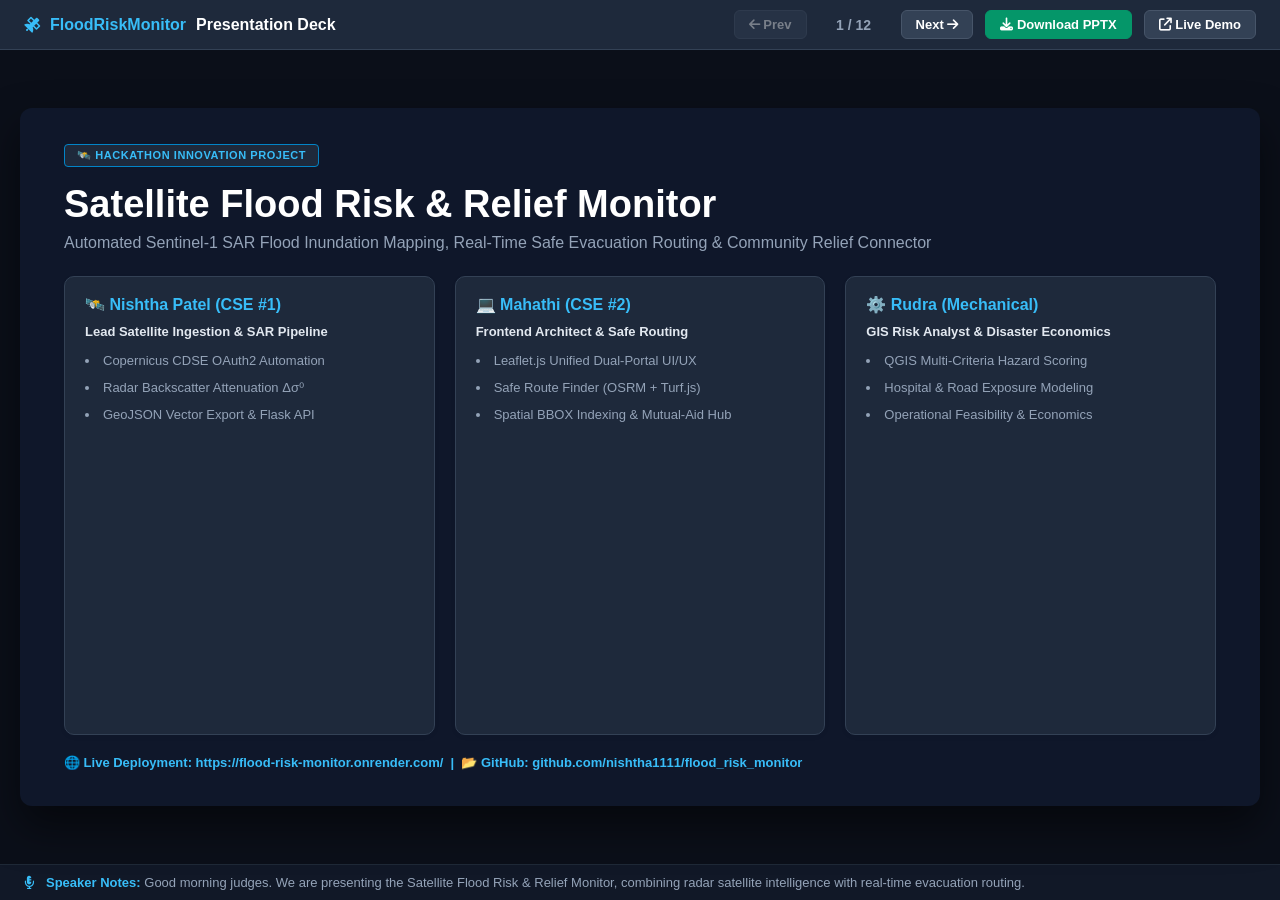
<file: presentation.html>
<!DOCTYPE html>
<html lang="en">
<head>
  <meta charset="UTF-8">
  <meta name="viewport" content="width=device-width, initial-scale=1.0">
  <title>Satellite Flood Risk & Relief Monitor — Pitch Deck</title>
  <link rel="stylesheet" href="https://cdnjs.cloudflare.com/ajax/libs/font-awesome/6.5.1/css/all.min.css">
  <style>
    :root {
      --bg-dark: #0f172a;
      --bg-light: #f8fafc;
      --card-bg: #ffffff;
      --primary: #0284c7;
      --primary-dark: #0369a1;
      --accent-green: #059669;
      --accent-red: #dc2626;
      --accent-amber: #d97706;
      --text-main: #0f172a;
      --text-muted: #64748b;
      --border: #e2e8f0;
    }

    * {
      box-sizing: border-box;
      margin: 0;
      padding: 0;
      font-family: -apple-system, BlinkMacSystemFont, "Segoe UI", Roboto, Helvetica, Arial, sans-serif;
    }

    body {
      background-color: #0b0f19;
      color: var(--text-main);
      display: flex;
      flex-direction: column;
      height: 100vh;
      overflow: hidden;
    }

    /* Top Navigation Bar */
    header {
      background: #1e293b;
      padding: 10px 24px;
      display: flex;
      justify-content: space-between;
      align-items: center;
      color: #ffffff;
      border-bottom: 1px solid #334155;
      z-index: 10;
    }

    .brand {
      display: flex;
      align-items: center;
      gap: 10px;
      font-weight: 700;
      font-size: 16px;
    }

    .brand span {
      color: #38bdf8;
    }

    .controls {
      display: flex;
      align-items: center;
      gap: 12px;
    }

    .btn-nav {
      background: #334155;
      color: #ffffff;
      border: 1px solid #475569;
      padding: 6px 14px;
      border-radius: 6px;
      cursor: pointer;
      font-weight: 600;
      font-size: 13px;
      transition: all 0.2s;
    }

    .btn-nav:hover {
      background: #0284c7;
      border-color: #0284c7;
    }

    .btn-nav:disabled {
      opacity: 0.4;
      cursor: not-allowed;
    }

    .slide-counter {
      font-size: 14px;
      font-weight: 700;
      color: #94a3b8;
      min-width: 70px;
      text-align: center;
    }

    /* Main Slide Stage */
    .stage {
      flex: 1;
      display: flex;
      align-items: center;
      justify-content: center;
      padding: 20px;
    }

    .slide-wrapper {
      width: 100%;
      max-width: 1280px;
      aspect-ratio: 16 / 9;
      background: var(--bg-light);
      border-radius: 12px;
      box-shadow: 0 20px 40px rgba(0,0,0,0.5);
      display: none;
      flex-direction: column;
      padding: 36px 44px;
      position: relative;
      overflow-y: auto;
    }

    .slide-wrapper.active {
      display: flex;
    }

    /* Dark Slide Styling */
    .slide-dark {
      background: var(--bg-dark);
      color: #ffffff;
    }

    .slide-dark .category-pill {
      background: #1e293b;
      color: #38bdf8;
      border: 1px solid #0284c7;
    }

    .slide-dark .slide-title {
      color: #ffffff;
    }

    .slide-dark .card {
      background: #1e293b;
      border-color: #334155;
      color: #e2e8f0;
    }

    .slide-dark .card p, .slide-dark .card li {
      color: #94a3b8;
    }

    /* Typography & Headers */
    .category-pill {
      display: inline-block;
      font-size: 11px;
      font-weight: 800;
      text-transform: uppercase;
      letter-spacing: 0.05em;
      color: var(--primary);
      margin-bottom: 6px;
    }

    .slide-title {
      font-size: 26px;
      font-weight: 800;
      color: var(--text-main);
      margin-bottom: 20px;
    }

    .slide-subtitle {
      font-size: 15px;
      color: var(--text-muted);
      margin-top: -14px;
      margin-bottom: 24px;
    }

    /* Layout Grids */
    .grid-3 {
      display: grid;
      grid-template-columns: repeat(3, 1fr);
      gap: 20px;
      flex: 1;
    }

    .grid-2 {
      display: grid;
      grid-template-columns: repeat(2, 1fr);
      gap: 20px;
      flex: 1;
    }

    .grid-4 {
      display: grid;
      grid-template-columns: repeat(4, 1fr);
      gap: 16px;
      flex: 1;
    }

    .grid-stack {
      display: flex;
      flex-direction: column;
      gap: 16px;
      flex: 1;
    }

    /* Cards */
    .card {
      background: var(--card-bg);
      border: 1.5px solid var(--border);
      border-radius: 10px;
      padding: 18px 20px;
      display: flex;
      flex-direction: column;
      box-shadow: 0 2px 6px rgba(0,0,0,0.03);
    }

    .card-title {
      font-size: 16px;
      font-weight: 700;
      margin-bottom: 10px;
      display: flex;
      align-items: center;
      gap: 8px;
    }

    .card p, .card li {
      font-size: 13px;
      line-height: 1.6;
      color: #334155;
    }

    .card ul {
      list-style-position: inside;
      margin-top: 6px;
    }

    .card li {
      margin-bottom: 6px;
    }

    .badge-tag {
      font-size: 11px;
      padding: 3px 8px;
      border-radius: 4px;
      font-weight: 700;
      display: inline-block;
      margin-bottom: 8px;
    }

    /* Speaker Notes Bar */
    footer {
      background: #111827;
      padding: 10px 24px;
      color: #94a3b8;
      font-size: 13px;
      display: flex;
      align-items: center;
      gap: 12px;
      border-top: 1px solid #1f2937;
    }

    footer b {
      color: #38bdf8;
    }
  </style>
</head>
<body>

  <!-- Top Controls -->
  <header>
    <div class="brand">
      <i class="fa-solid fa-satellite" style="color: #38bdf8;"></i>
      <span>FloodRiskMonitor</span> Presentation Deck
    </div>
    <div class="controls">
      <button class="btn-nav" id="btnPrev" onclick="navigateSlide(-1)"><i class="fa-solid fa-arrow-left"></i> Prev</button>
      <span class="slide-counter" id="slideCount">1 / 12</span>
      <button class="btn-nav" id="btnNext" onclick="navigateSlide(1)">Next <i class="fa-solid fa-arrow-right"></i></button>
      <a href="Satellite_Flood_Risk_Monitor_Presentation.pptx" download class="btn-nav" style="background: #059669; border-color: #059669; text-decoration: none;">
        <i class="fa-solid fa-download"></i> Download PPTX
      </a>
      <a href="https://flood-risk-monitor.onrender.com/" target="_blank" class="btn-nav" style="text-decoration: none;">
        <i class="fa-solid fa-arrow-up-right-from-square"></i> Live Demo
      </a>
    </div>
  </header>

  <!-- Slide Stage -->
  <div class="stage">

    <!-- SLIDE 1: Title -->
    <div class="slide-wrapper slide-dark active" id="slide-1" data-notes="Good morning judges. We are presenting the Satellite Flood Risk & Relief Monitor, combining radar satellite intelligence with real-time evacuation routing.">
      <div style="margin-bottom: 24px;">
        <div class="category-pill" style="padding: 4px 12px; border-radius: 4px;">🛰️ HACKATHON INNOVATION PROJECT</div>
        <h1 style="font-size: 38px; font-weight: 800; color: #ffffff; margin-top: 10px;">Satellite Flood Risk & Relief Monitor</h1>
        <p style="font-size: 16px; color: #94a3b8; margin-top: 8px;">
          Automated Sentinel-1 SAR Flood Inundation Mapping, Real-Time Safe Evacuation Routing & Community Relief Connector
        </p>
      </div>

      <div class="grid-3">
        <div class="card">
          <div class="card-title" style="color: #38bdf8;">🛰️ Nishtha Patel (CSE #1)</div>
          <b style="font-size: 13px; color: #e2e8f0; margin-bottom: 6px;">Lead Satellite Ingestion & SAR Pipeline</b>
          <ul>
            <li>Copernicus CDSE OAuth2 Automation</li>
            <li>Radar Backscatter Attenuation Δσ⁰</li>
            <li>GeoJSON Vector Export & Flask API</li>
          </ul>
        </div>

        <div class="card">
          <div class="card-title" style="color: #38bdf8;">💻 Mahathi (CSE #2)</div>
          <b style="font-size: 13px; color: #e2e8f0; margin-bottom: 6px;">Frontend Architect & Safe Routing</b>
          <ul>
            <li>Leaflet.js Unified Dual-Portal UI/UX</li>
            <li>Safe Route Finder (OSRM + Turf.js)</li>
            <li>Spatial BBOX Indexing & Mutual-Aid Hub</li>
          </ul>
        </div>

        <div class="card">
          <div class="card-title" style="color: #38bdf8;">⚙️ Rudra (Mechanical)</div>
          <b style="font-size: 13px; color: #e2e8f0; margin-bottom: 6px;">GIS Risk Analyst & Disaster Economics</b>
          <ul>
            <li>QGIS Multi-Criteria Hazard Scoring</li>
            <li>Hospital & Road Exposure Modeling</li>
            <li>Operational Feasibility & Economics</li>
          </ul>
        </div>
      </div>

      <div style="margin-top: 20px; font-size: 13px; font-weight: 700; color: #38bdf8;">
        🌐 Live Deployment: https://flood-risk-monitor.onrender.com/ &nbsp;|&nbsp; 📂 GitHub: github.com/nishtha1111/flood_risk_monitor
      </div>
    </div>

    <!-- SLIDE 2: Problem -->
    <div class="slide-wrapper" id="slide-2" data-notes="Monsoon cloud cover blinds optical satellites, standard navigation apps lead rescue trucks into floodwaters, and manual GIS maps arrive hours too late.">
      <div class="category-pill">Context & Ground Reality</div>
      <h2 class="slide-title">Disaster Bottlenecks in Monsoon Flood Response</h2>
      
      <div class="grid-2">
        <div class="card" style="border-left: 4px solid var(--accent-red);">
          <div class="card-title" style="color: var(--accent-red);">🌧️ Optical Satellites Fail in Monsoons</div>
          <p>Traditional optical satellites (Sentinel-2, Landsat, MODIS) cannot penetrate dense monsoon cloud cover and heavy rainfall. In peak floods, rescue authorities are left completely blind for days.</p>
        </div>

        <div class="card" style="border-left: 4px solid var(--accent-amber);">
          <div class="card-title" style="color: var(--accent-amber);">🚗 Standard Navigation Traps Rescue Teams</div>
          <p>Commercial routing platforms (Google Maps, Apple Maps) lack real-time inundation boundaries. They blindly navigate relief trucks and ambulances straight into submerged highways and washed-out bridges.</p>
        </div>

        <div class="card" style="border-left: 4px solid var(--accent-amber);">
          <div class="card-title" style="color: var(--accent-amber);">⏳ 6–8 Hour Manual GIS Processing Delays</div>
          <p>Existing disaster GIS workflows require manual satellite downloading, calibration, and human polygon tracing. By the time maps reach ground commanders, floodwaters have already shifted.</p>
        </div>

        <div class="card" style="border-left: 4px solid var(--accent-red);">
          <div class="card-title" style="color: var(--accent-red);">📦 Disconnected Mutual-Aid Logistics</div>
          <p>Grassroots volunteers with boats and food supplies have no spatial visibility into where cut-off victims are stranded. SOS calls on social media lack verified geographic coordinates and hazard contexts.</p>
        </div>
      </div>
    </div>

    <!-- SLIDE 3: Architecture -->
    <div class="slide-wrapper" id="slide-3" data-notes="Our end-to-end automated architecture connects Copernicus satellite radar directly to our Flask API, Leaflet map, and Safe Route Finder.">
      <div class="category-pill">How the Solution Operates</div>
      <h2 class="slide-title">End-to-End Automated System Architecture</h2>

      <div class="grid-3">
        <div class="card">
          <div class="card-title" style="color: var(--primary);">1. Ingestion & Radar Science</div>
          <b>🛰️ Copernicus CDSE Poller</b>
          <p style="font-size: 12px; margin-bottom: 8px;">OAuth2 automated token querying over Assam AOI for newest Sentinel-1 IW GRDH scene.</p>
          <b>⚡ Radar Physics Engine</b>
          <p style="font-size: 12px;">Calculates backscatter attenuation Δσ⁰ (≤ -3.5 dB) caused by specular reflection on flood water.</p>
        </div>

        <div class="card">
          <div class="card-title" style="color: var(--primary);">2. Backend REST API & Storage</div>
          <b>📁 Versioned Storage</b>
          <p style="font-size: 12px; margin-bottom: 8px;">Archived temporal runs under output/history/<scene_id>/ with area (km²) metrics.</p>
          <b>🔌 Live Flask / Gunicorn API</b>
          <p style="font-size: 12px;">Serves /api/metadata, /api/flood-extent/latest, and async trigger endpoints on dynamic $PORT.</p>
        </div>

        <div class="card">
          <div class="card-title" style="color: var(--primary);">3. Decision Support & Routing</div>
          <b>🗺️ Leaflet.js Operations Portal</b>
          <p style="font-size: 12px; margin-bottom: 8px;">High-contrast GIS layers for flood extents, risk zones, hospitals, and road networks.</p>
          <b>🛡️ Turf.js + OSRM Safe Router</b>
          <p style="font-size: 12px;">Spatial BBOX pre-filtered collision testing and 4-directional dry bypass detour generation.</p>
        </div>
      </div>
    </div>

    <!-- SLIDE 4: Nishtha -->
    <div class="slide-wrapper" id="slide-4" data-notes="Nishtha's script: Explaining C-band microwave cloud penetration, specular surface reflection deltas, and automated GeoJSON vector export.">
      <div class="category-pill">Nishtha Patel (CSE #1) — Backend & Satellite Pipeline</div>
      <h2 class="slide-title">SAR Radar Physics & Automated Data Pipeline</h2>

      <div class="grid-stack">
        <div class="card">
          <div class="card-title" style="color: var(--primary);">📡 Radar Reflection Physics & Specular Attenuation</div>
          <ul>
            <li><b>All-Weather C-Band SAR:</b> Sentinel-1 emits 5.405 GHz microwave pulses that completely ignore clouds, monsoon rain, and darkness.</li>
            <li><b>Specular Surface Reflection:</b> Dry ground and forest create rough diffuse scatter (high backscatter dB: -12 to -8 dB). Smooth standing water reflects radar pulses away like a mirror (low backscatter dB: -22 to -18 dB).</li>
            <li><b>Change Detection Algorithm:</b> Ratio between pre-flood baseline (29 June 2024) and peak inundation (11 July 2024) isolates exact flooded pixels with morphological speckle filtering.</li>
          </ul>
        </div>

        <div class="card">
          <div class="card-title" style="color: var(--accent-green);">⚙️ Automated Semi-Live Ingestion & Export Engine</div>
          <ul>
            <li><b>Programmatic Copernicus Ingestion:</b> ingest_sentinel1.py queries OData catalogue for IW_GRDH_1SDV products over the AOI [90.64, 25.09, 93.16, 26.70] with OAuth2 credentials and open fallback.</li>
            <li><b>State Tracking Manifest:</b> data/manifest.json compares scene timestamps to skip redundant processing during the 6–12 day orbital revisit cycle.</li>
            <li><b>Vectorized GeoJSON Export:</b> detect_flood.py automatically converts cleaned binary raster masks into EPSG:4326 WGS84 GeoJSON polygons with total area calculations (723.94 km² active extent).</li>
          </ul>
        </div>
      </div>
    </div>

    <!-- SLIDE 5: Mahathi UI -->
    <div class="slide-wrapper" id="slide-5" data-notes="Mahathi's script: Presenting the Leaflet dashboard UI/UX, top navigation view switcher, simplified live telemetry card, and dynamic 60s polling.">
      <div class="category-pill">Mahathi (CSE #2) — Frontend Architecture & UI/UX</div>
      <h2 class="slide-title">Unified GIS Operations Dashboard & UI/UX</h2>

      <div class="grid-3">
        <div class="card">
          <div class="card-title" style="color: var(--primary);">🗺️ Dual-View Unified Portal</div>
          <b>Seamless View Switcher</b>
          <p style="font-size: 12px; margin-bottom: 8px;">Toggle between field Operations Map and deep Satellite Analytics without page reloads.</p>
          <b>High-Contrast GIS Layers</b>
          <p style="font-size: 12px;">Toggle Flood Extent, Risk tiers, Roads, and Hospitals with solid black WCAG AA text (#000000).</p>
        </div>

        <div class="card">
          <div class="card-title" style="color: var(--primary);">🛰️ Simplified Live Telemetry</div>
          <b>Human-Centric Status Card</b>
          <p style="font-size: 12px; margin-bottom: 8px;">Displays Acquisition Date (Aug 21, 2026), ~6–12 Day Interval, and pulsing green LIVE badge.</p>
          <b>Collapsible Technical Scene</b>
          <p style="font-size: 12px;">Raw satellite product hashes tucked neatly inside an expandable details toggle for debugging.</p>
        </div>

        <div class="card">
          <div class="card-title" style="color: var(--primary);">🔄 Live Polling & Controls</div>
          <b>Flicker-Free Layer Updates</b>
          <p style="font-size: 12px; margin-bottom: 8px;">Auto-polls backend API every 60s. Ingests fresh polygons seamlessly without resetting map view.</p>
          <b>Manual Satellite Trigger</b>
          <p style="font-size: 12px;">Interactive [🔄 Check Satellite] button initiates on-demand pipeline polling with live toast alerts.</p>
        </div>
      </div>
    </div>

    <!-- SLIDE 6: Safe Routing -->
    <div class="slide-wrapper" id="slide-6" data-notes="Mahathi's script: Demonstrating how our routing engine tests roads against flood polygons, dynamically detours around submerged areas, and computes routes in < 2ms.">
      <div class="category-pill">Mahathi (CSE #2) — Spatial Routing & Optimization</div>
      <h2 class="slide-title">Hazard-Aware Safe Route Finder Engine</h2>

      <div class="grid-2">
        <div class="card">
          <div class="card-title" style="color: var(--primary);">🛡️ Dynamic Flood Avoidance Algorithm</div>
          <ul>
            <li><b>1. Point-in-Polygon Check:</b> Instantly evaluates if origin or destination hospital is submerged in floodwaters.</li>
            <li><b>2. Multi-Candidate OSRM Pathfinding:</b> Fetches primary and alternative highway geometries via Open Source Routing Machine.</li>
            <li><b>3. 4-Directional Bypass Detour:</b> If primary road is cut by water, automatically tests North/South/East/West elevated bypass waypoints (~5km buffer) to find a dry corridor.</li>
          </ul>
        </div>

        <div class="card">
          <div class="card-title" style="color: var(--accent-green);">⚡ Spatial BBOX Indexing (4.6x Speedup)</div>
          <ul>
            <li><b>The Bottleneck Solved:</b> Testing candidate routes against 221 complex flood polygons across Assam used to take seconds and freeze the browser.</li>
            <li><b>Spatial BBOX Pre-Filtering (&lt; 2ms):</b> Pre-computes [minX, minY, maxX, maxY] for each polygon. Fast O(1) rectangle overlap rejects 98% of distant polygons instantly.</li>
            <li><b>Timeout Guards & Memory LRU Cache:</b> Concurrent Promise.all detour queries, strict 4.5s timeout with emergency vector fallback, and sub-millisecond route caching.</li>
          </ul>
        </div>
      </div>
    </div>

    <!-- SLIDE 7: Relief Hub -->
    <div class="slide-wrapper" id="slide-7" data-notes="Our Relief Hub connects citizens directly to volunteer supplies on the map, allowing stranded communities to post SOS requests and volunteers to list aid with direct phone contact.">
      <div class="category-pill">Humanitarian Coordination</div>
      <h2 class="slide-title">Community Relief Hub — Decentralized Mutual Aid</h2>

      <div class="grid-3">
        <div class="card" style="border-left: 4px solid var(--accent-red);">
          <div class="card-title" style="color: var(--accent-red);">🚨 Emergency SOS Requests</div>
          <p>Allows stranded flood victims to request urgent assistance with category tagging:</p>
          <ul style="margin-top: 6px;">
            <li>🍞 Drinking Water & Food Rations</li>
            <li>💊 Emergency Medical Aid</li>
            <li>🚤 Boat Evacuation Needed</li>
            <li>⛺ Emergency Dry Shelter</li>
          </ul>
        </div>

        <div class="card" style="border-left: 4px solid var(--accent-green);">
          <div class="card-title" style="color: var(--accent-green);">🤝 Volunteer Supply Offers</div>
          <p>NGOs and local volunteers register available relief resources:</p>
          <ul style="margin-top: 6px;">
            <li>Dry ration kits & clean water tanks</li>
            <li>First-aid & medical supplies</li>
            <li>Inflatable rescue dinghies</li>
            <li>Direct phone dialer & WhatsApp contact</li>
          </ul>
        </div>

        <div class="card" style="border-left: 4px solid var(--primary);">
          <div class="card-title" style="color: var(--primary);">📍 Live Spatial Matching</div>
          <p>Pins render live on the map alongside active flood polygons:</p>
          <ul style="margin-top: 6px;">
            <li>Green Pins: Available Supply Drops</li>
            <li>Red Pins: Urgent Citizen SOS Calls</li>
            <li>Persistent LocalStorage caching</li>
            <li>Category & urgency filters</li>
          </ul>
        </div>
      </div>
    </div>

    <!-- SLIDE 8: Rudra GIS -->
    <div class="slide-wrapper" id="slide-8" data-notes="Rudra's script: Explaining QGIS multi-criteria hazard scoring, classifying 660 km² into risk zones, and proactively monitoring 20+ hospitals and highways.">
      <div class="category-pill">Rudra (Mechanical) — GIS Risk Analyst</div>
      <h2 class="slide-title">GIS Multi-Criteria Risk Modeling & Infrastructure Exposure</h2>

      <div class="grid-2">
        <div class="card">
          <div class="card-title" style="color: var(--primary);">📊 Multi-Criteria Hazard Scoring (QGIS)</div>
          <p style="font-family: monospace; font-size: 11.5px; background: #f1f5f9; padding: 6px; border-radius: 4px; margin-bottom: 8px;">
            Risk = w_f·(Flood Depth) + w_h·(1 / Dist_Hospital) + w_r·(Road Severance)
          </p>
          <ul>
            <li><b>🔴 High Risk: 272.15 km² (41.22%)</b> — Submerged areas within 2km of hospitals or blocking main arterial highways.</li>
            <li><b>🟠 Medium Risk: 190.55 km² (28.86%)</b> — Flooded secondary agricultural and local road networks.</li>
            <li><b>🟢 Low Risk: 197.55 km² (29.92%)</b> — Inundated open floodplains far from human settlement.</li>
          </ul>
        </div>

        <div class="card">
          <div class="card-title" style="color: var(--primary);">🏥 Critical Asset Exposure & Logistics</div>
          <ul>
            <li><b>20+ Hospitals Actively Monitored:</b> Tracks emergency bed capacities, surgical centers, and access road status across Kamrup, Barpeta, and Goalpara districts.</li>
            <li><b>Road Cut-Off Proactive Warning:</b> Identifies critical transport corridors at risk of complete isolation before peak water levels crest, allowing early medical airlifts.</li>
            <li><b>Actionable Relief Prioritization:</b> Directs NDRF/SDRF boat crews to High Risk zones first, maximizing lives saved per rescue sortie.</li>
          </ul>
        </div>
      </div>
    </div>

    <!-- SLIDE 9: Satellite Analytics Gallery -->
    <div class="slide-wrapper" id="slide-9" data-notes="In the Satellite Analytics portal, users can inspect high-resolution SAR captures comparing pre-flood baseline vs peak inundation, the change heatmap, and the resulting vector mask.">
      <div class="category-pill">Visual Proof of Detection</div>
      <h2 class="slide-title">Satellite SAR Analytics & Image Comparison</h2>

      <div class="grid-4">
        <div class="card">
          <div class="card-title" style="color: var(--primary); font-size: 14px;">1. Pre-Flood Baseline</div>
          <span class="badge-tag" style="background: #e0f2fe; color: #0369a1;">📅 29 June 2024</span>
          <p style="font-size: 12px;">Sentinel-1 SAR baseline showing normal river channel and high diffuse backscatter across dry land.</p>
        </div>

        <div class="card">
          <div class="card-title" style="color: var(--accent-red); font-size: 14px;">2. Peak Flood Capture</div>
          <span class="badge-tag" style="background: #fee2e2; color: #b91c1c;">📅 11 July 2024</span>
          <p style="font-size: 12px;">Massive specular reflection expansion and widespread radar signal loss captured through thick monsoon clouds.</p>
        </div>

        <div class="card">
          <div class="card-title" style="color: var(--accent-amber); font-size: 14px;">3. SAR Change Delta</div>
          <span class="badge-tag" style="background: #fef3c7; color: #b45309;">Δσ⁰ Delta (dB)</span>
          <p style="font-size: 12px;">Ratio heatmap isolating exact zones of sudden radar signal attenuation, eliminating permanent lakes.</p>
        </div>

        <div class="card">
          <div class="card-title" style="color: var(--accent-green); font-size: 14px;">4. Vector Flood Mask</div>
          <span class="badge-tag" style="background: #dcfce7; color: #15803d;">723.94 km² Extent</span>
          <p style="font-size: 12px;">Thresholded and morphologically cleaned binary mask converted to WGS84 GeoJSON polygons.</p>
        </div>
      </div>
    </div>

    <!-- SLIDE 10: Tech Stack -->
    <div class="slide-wrapper" id="slide-10" data-notes="Our technology stack is 100% open-source, spanning Sentinel-1 radar data, Python geospatial processing, QGIS risk analysis, Leaflet.js frontend, OSRM routing, and cloud deployment on Render.">
      <div class="category-pill">Production Architecture</div>
      <h2 class="slide-title">Complete Technology Stack & Deployment</h2>

      <div class="grid-stack">
        <div class="card">
          <div class="card-title" style="color: var(--primary);">🛰️ Satellite Data & Sourcing</div>
          <p>Copernicus Data Space Ecosystem (CDSE) &nbsp;•&nbsp; Sentinel-1 C-Band SAR (5.405 GHz) &nbsp;•&nbsp; OpenStreetMap (OSM) Road Infrastructure Graphs</p>
        </div>

        <div class="card">
          <div class="card-title" style="color: var(--primary);">⚙️ Data Processing & GIS Analytics</div>
          <p>Python 3.14 &nbsp;•&nbsp; Rasterio &nbsp;•&nbsp; GeoPandas &nbsp;•&nbsp; Shapely &nbsp;•&nbsp; Scipy Ndimage &nbsp;•&nbsp; QGIS 3.x Spatial Analysis & Proximity Buffering</p>
        </div>

        <div class="card">
          <div class="card-title" style="color: var(--primary);">💻 Backend API & Web GIS Frontend</div>
          <p>Flask REST API &nbsp;•&nbsp; Gunicorn WSGI &nbsp;•&nbsp; Leaflet.js 1.9 &nbsp;•&nbsp; Turf.js Spatial Math &nbsp;•&nbsp; OSRM Highway Routing Engine &nbsp;•&nbsp; HTML5/CSS3/Vanilla JS</p>
        </div>

        <div class="card">
          <div class="card-title" style="color: var(--accent-green);">☁️ Cloud Deployment & Version Control</div>
          <p>Render Cloud Web Service (Dynamic $PORT) &nbsp;•&nbsp; Procfile / render.yaml &nbsp;•&nbsp; Git / GitHub CI/CD &nbsp;•&nbsp; 100% Open Source</p>
        </div>
      </div>
    </div>

    <!-- SLIDE 11: Economics & Feasibility -->
    <div class="slide-wrapper" id="slide-11" data-notes="Rudra's script: Our solution has zero licensing costs using open data, scales to thousands of concurrent users because spatial math runs in the browser, and costs under $10 a month to operate.">
      <div class="category-pill">Rudra (Mechanical) — Economics & Feasibility</div>
      <h2 class="slide-title">Operational Feasibility, Scalability & Disaster Economics</h2>

      <div class="grid-3">
        <div class="card">
          <div class="card-title" style="color: var(--accent-green);">💰 Zero Licensing Costs</div>
          <b>100% Free Data Streams</b>
          <p style="font-size: 12px; margin-bottom: 8px;">Sentinel-1 radar imagery is free under ESA open access. OSM road networks are free and globally maintained.</p>
          <b>No Proprietary Fees</b>
          <p style="font-size: 12px;">Eliminates multi-thousand dollar proprietary ArcGIS / commercial satellite subscriptions.</p>
        </div>

        <div class="card">
          <div class="card-title" style="color: var(--primary);">⚡ Extreme Scalability</div>
          <b>Client-Side Distributed Math</b>
          <p style="font-size: 12px; margin-bottom: 8px;">Spatial polygon collision testing and route avoidance execute client-side via Turf.js in the browser.</p>
          <b>Server Never Crashes</b>
          <p style="font-size: 12px;">Offloading spatial math allows thousands of concurrent disaster evacuees without server overloads.</p>
        </div>

        <div class="card">
          <div class="card-title" style="color: var(--primary);">🌍 Global Portability</div>
          <b>Universal Applicability</b>
          <p style="font-size: 12px; margin-bottom: 8px;">Simply changing bounding-box coordinates adapts the pipeline to any flood basin globally.</p>
          <b>Minimal Cloud Cost</b>
          <p style="font-size: 12px;">Runs comfortably on lightweight cloud servers costing less than $10/month per state authority.</p>
        </div>
      </div>
    </div>

    <!-- SLIDE 12: Conclusion -->
    <div class="slide-wrapper slide-dark" id="slide-12" data-notes="In conclusion: our platform reduces disaster decision latency from hours to seconds, guarantees first responder safety through dynamic dry routing, and connects community aid directly on the map. We invite the judges to explore the live website.">
      <div style="margin-bottom: 20px;">
        <h2 style="font-size: 32px; font-weight: 800; color: #ffffff;">Disaster Management Impact & Summary</h2>
        <p style="font-size: 15px; color: #94a3b8; margin-top: 4px;">Transforming Space Radar Intelligence into Ground-Level Life-Saving Action</p>
      </div>

      <div class="grid-3">
        <div class="card">
          <div class="card-title" style="color: #38bdf8;">⏱️ 6h ➔ 30s Latency</div>
          <b style="font-size: 13px; color: #e2e8f0; margin-bottom: 6px;">Rapid Decision Speed</b>
          <p>Replaces 6–8 hours of manual satellite downloading and GIS polygon tracing with an automated 30-second pipeline execution.</p>
        </div>

        <div class="card">
          <div class="card-title" style="color: #34d399;">🚑 Zero Stranded Teams</div>
          <b style="font-size: 13px; color: #e2e8f0; margin-bottom: 6px;">First Responder Safety</b>
          <p>Safe Route Finder actively prevents rescue trucks from entering submerged road corridors by enforcing dry bypass routes.</p>
        </div>

        <div class="card">
          <div class="card-title" style="color: #fbbf24;">🤝 Localized Mutual Aid</div>
          <b style="font-size: 13px; color: #e2e8f0; margin-bottom: 6px;">Empowering Communities</b>
          <p>Connects stranded victims needing water, medicine, or boats directly to volunteer donors on the map.</p>
        </div>
      </div>

      <div style="margin-top: 24px; text-align: center; font-size: 14px; font-weight: 700; color: #38bdf8;">
        🌐 Live Application: https://flood-risk-monitor.onrender.com/ &nbsp;|&nbsp; Ready for Immediate Deployment
      </div>
    </div>

  </div>

  <!-- Bottom Speaker Notes -->
  <footer>
    <i class="fa-solid fa-microphone-lines" style="color: #38bdf8;"></i>
    <div><b>Speaker Notes:</b> <span id="notesText">Good morning judges. We are presenting the Satellite Flood Risk & Relief Monitor...</span></div>
  </footer>

  <script>
    let currentSlide = 1;
    const totalSlides = 12;

    function updateSlide() {
      document.querySelectorAll('.slide-wrapper').forEach((el, idx) => {
        el.classList.toggle('active', (idx + 1) === currentSlide);
      });

      document.getElementById('slideCount').textContent = `${currentSlide} / ${totalSlides}`;
      document.getElementById('btnPrev').disabled = (currentSlide === 1);
      document.getElementById('btnNext').disabled = (currentSlide === totalSlides);

      const activeEl = document.getElementById(`slide-${currentSlide}`);
      if (activeEl && activeEl.dataset.notes) {
        document.getElementById('notesText').textContent = activeEl.dataset.notes;
      }
    }

    function navigateSlide(dir) {
      const next = currentSlide + dir;
      if (next >= 1 && next <= totalSlides) {
        currentSlide = next;
        updateSlide();
      }
    }

    // Keyboard Shortcuts (Arrow keys, Spacebar)
    document.addEventListener('keydown', (e) => {
      if (e.key === 'ArrowRight' || e.key === 'PageDown' || e.key === ' ') {
        navigateSlide(1);
      } else if (e.key === 'ArrowLeft' || e.key === 'PageUp') {
        navigateSlide(-1);
      }
    });

    updateSlide();
  </script>
</body>
</html>
</file>
